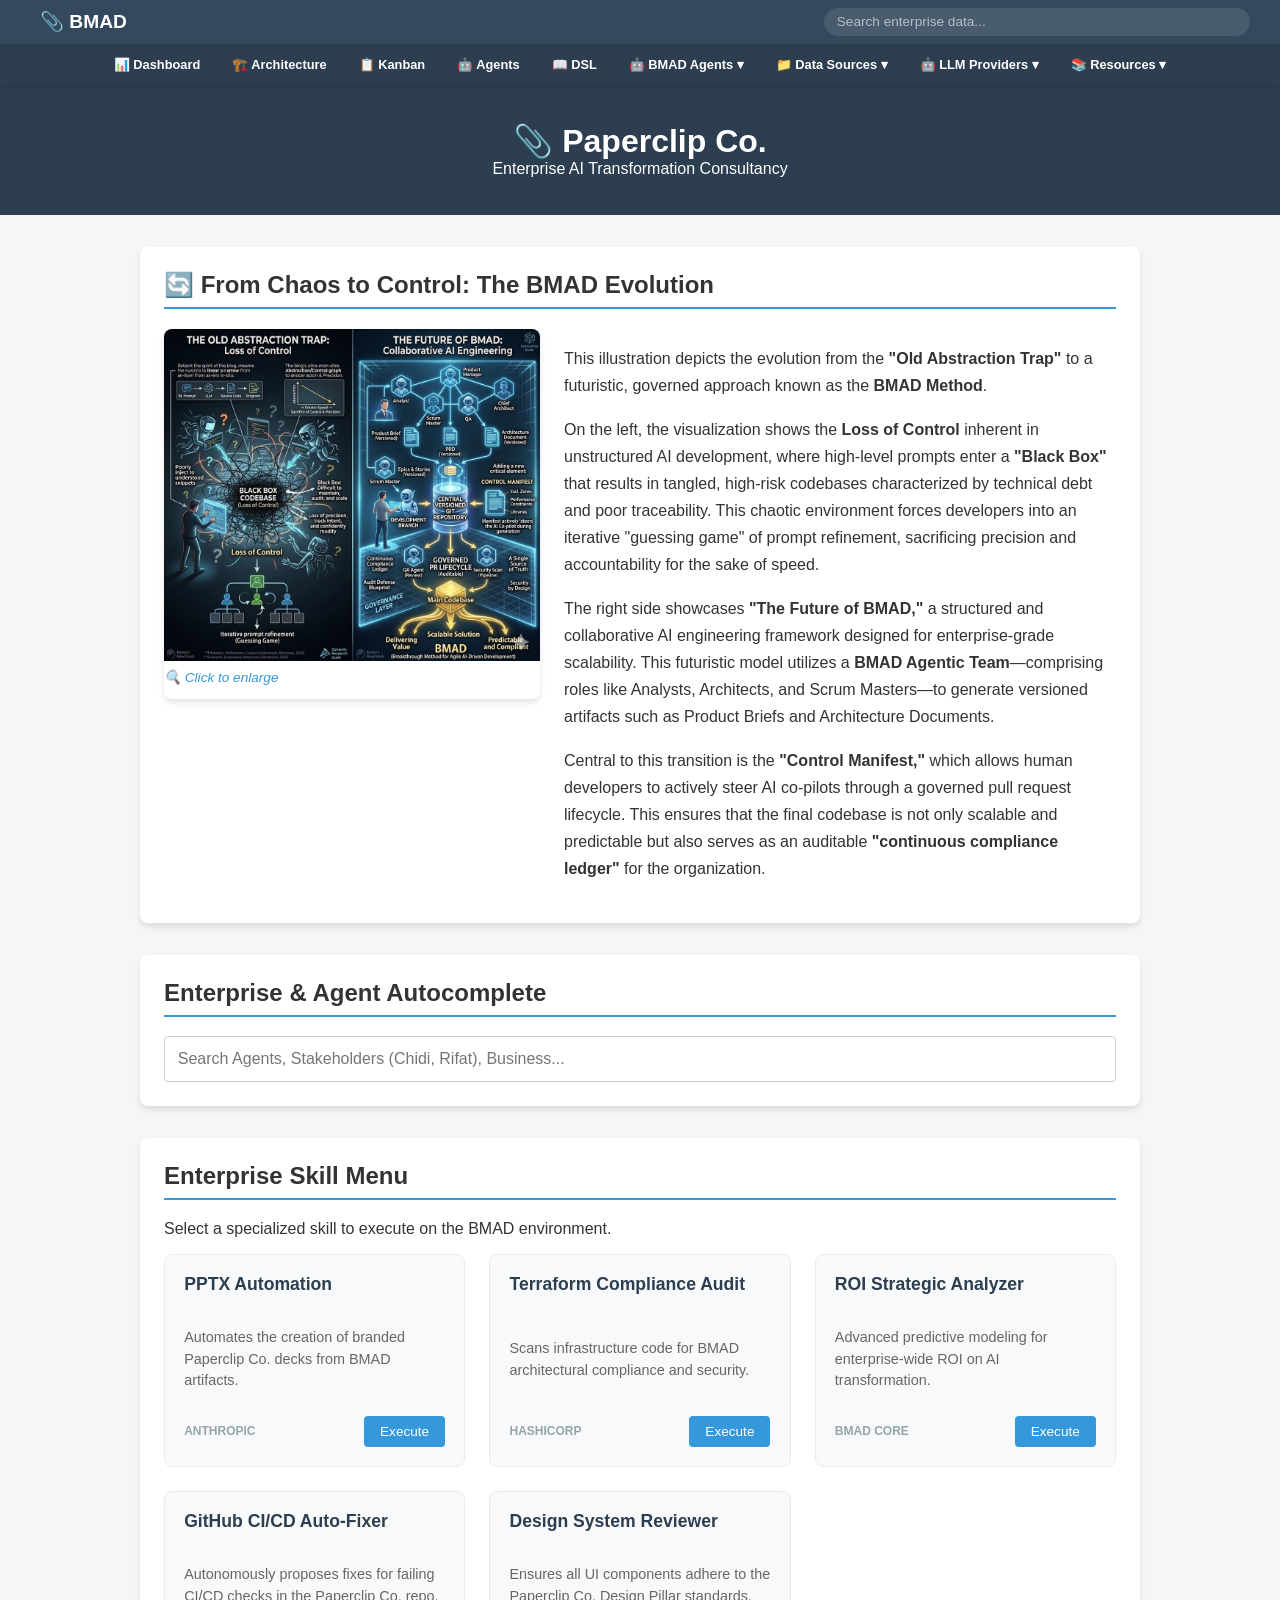
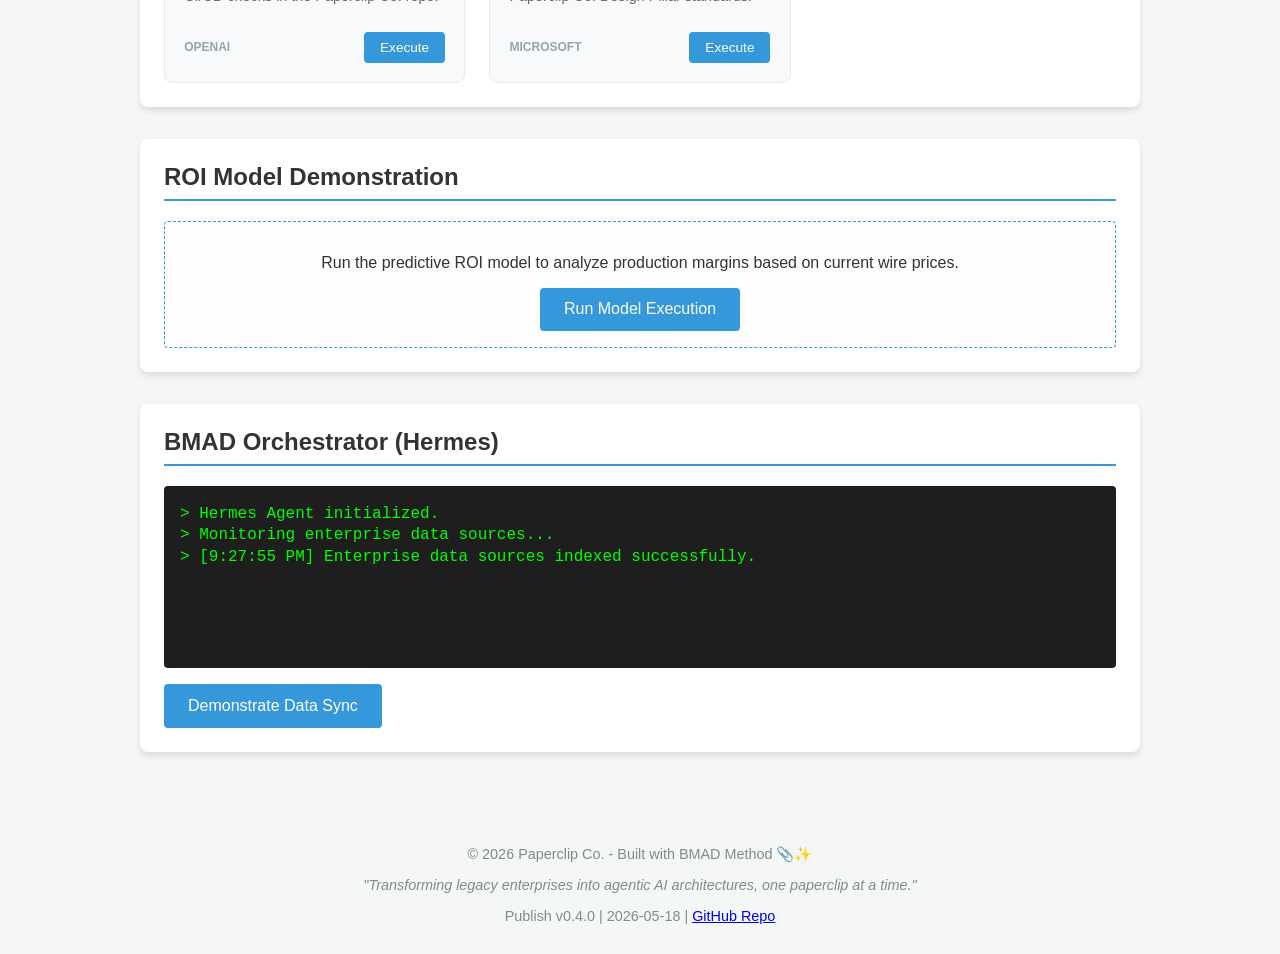
<file: index.html>
<!DOCTYPE html>
<html lang="en">
<head>
    <meta charset="UTF-8">
    <meta name="viewport" content="width=device-width, initial-scale=1.0">
    <title>Paperclip Co - Enterprise BMAD Dashboard</title>
    <link rel="stylesheet" href="styles/style.css">
    <link rel="icon" href="assets/favicon.svg" type="image/svg+xml">
</head>
<body>
    <!-- Shared Menu -->
    <div id="shared-menu"></div>
    <script src="src/menu.js"></script>

    <header>
        <h1>📎 Paperclip Co. <span class="subtitle">Enterprise AI Transformation Consultancy</span></h1>
    </header>
    
    <main>
        <section id="bmad-visual-section">
            <h2>🔄 From Chaos to Control: The BMAD Evolution</h2>
            <div class="bmad-visual">
                <div class="bmad-visual-thumb" onclick="openModal()">
                    <img src="assets/bmad_before_after.jpeg" alt="BMAD Before and After - Old Abstraction Trap vs Future of BMAD">
                    <p class="click-hint">🔍 Click to enlarge</p>
                </div>
                <div class="bmad-visual-text">
                    <p>
                        This illustration depicts the evolution from the <strong>"Old Abstraction Trap"</strong> to a futuristic, governed approach known as the <strong>BMAD Method</strong>.
                    </p>
                    <p>
                        On the left, the visualization shows the <strong>Loss of Control</strong> inherent in unstructured AI development, where high-level prompts enter a <strong>"Black Box"</strong> that results in tangled, high-risk codebases characterized by technical debt and poor traceability. This chaotic environment forces developers into an iterative "guessing game" of prompt refinement, sacrificing precision and accountability for the sake of speed.
                    </p>
                    <p>
                        The right side showcases <strong>"The Future of BMAD,"</strong> a structured and collaborative AI engineering framework designed for enterprise-grade scalability. This futuristic model utilizes a <strong>BMAD Agentic Team</strong>—comprising roles like Analysts, Architects, and Scrum Masters—to generate versioned artifacts such as Product Briefs and Architecture Documents.
                    </p>
                    <p>
                        Central to this transition is the <strong>"Control Manifest,"</strong> which allows human developers to actively steer AI co-pilots through a governed pull request lifecycle. This ensures that the final codebase is not only scalable and predictable but also serves as an auditable <strong>"continuous compliance ledger"</strong> for the organization.
                    </p>
                </div>
            </div>
        </section>

        <section id="search-section">
            <h2>Enterprise & Agent Autocomplete</h2>
            <div class="search-container">
                <input type="text" id="autocomplete-input" placeholder="Search Agents, Stakeholders (Chidi, Rifat), Business...">
                <div id="autocomplete-results" class="results-dropdown"></div>
            </div>
        </section>

        <section id="skill-menu-section">
            <h2>Enterprise Skill Menu</h2>
            <p>Select a specialized skill to execute on the BMAD environment.</p>
            <div id="skill-menu" class="skill-grid">
                <!-- Skills will be loaded here -->
            </div>
        </section>

        <section id="model-demonstration">
            <h2>ROI Model Demonstration</h2>
            <div class="model-box">
                <p>Run the predictive ROI model to analyze production margins based on current wire prices.</p>
                <button onclick="window.runROIModel()">Run Model Execution</button>
            </div>
        </section>

        <section id="hermes-agent">
            <h2>BMAD Orchestrator (Hermes)</h2>
            <div class="agent-console" id="agent-console">
                <p class="system-msg">> Hermes Agent initialized.</p>
                <p class="system-msg">> Monitoring enterprise data sources...</p>
            </div>
            <button id="demonstrate-btn">Demonstrate Data Sync</button>
        </section>

    </main>

    <!-- Image Modal -->
    <div id="image-modal" class="modal-overlay" onclick="closeModal(event)">
        <div class="modal-content">
            <button class="modal-close" onclick="closeModal(event)">&times;</button>
            <img src="assets/bmad_before_after.jpeg" alt="BMAD Before and After - Full Size">
        </div>
    </div>

    <footer>
        <p>&copy; 2026 Paperclip Co. - Built with BMAD Method 📎✨</p>
        <p><em>"Transforming legacy enterprises into agentic AI architectures, one paperclip at a time."</em></p>
        <p class="footer-meta">Publish v0.4.0 | 2026-05-18 | <a href="https://github.com/rifaterdemsahin/bmad" target="_blank">GitHub Repo</a></p>
    </footer>

    <script src="src/app.js"></script>
    <script>
        function openModal() {
            document.getElementById('image-modal').classList.add('active');
            document.body.style.overflow = 'hidden';
        }
        function closeModal(event) {
            if (event.target.classList.contains('modal-overlay') || event.target.classList.contains('modal-close')) {
                document.getElementById('image-modal').classList.remove('active');
                document.body.style.overflow = '';
            }
        }
        document.addEventListener('keydown', function(event) {
            if (event.key === 'Escape') {
                document.getElementById('image-modal').classList.remove('active');
                document.body.style.overflow = '';
            }
        });
    </script>
</body>
</html>
</file>
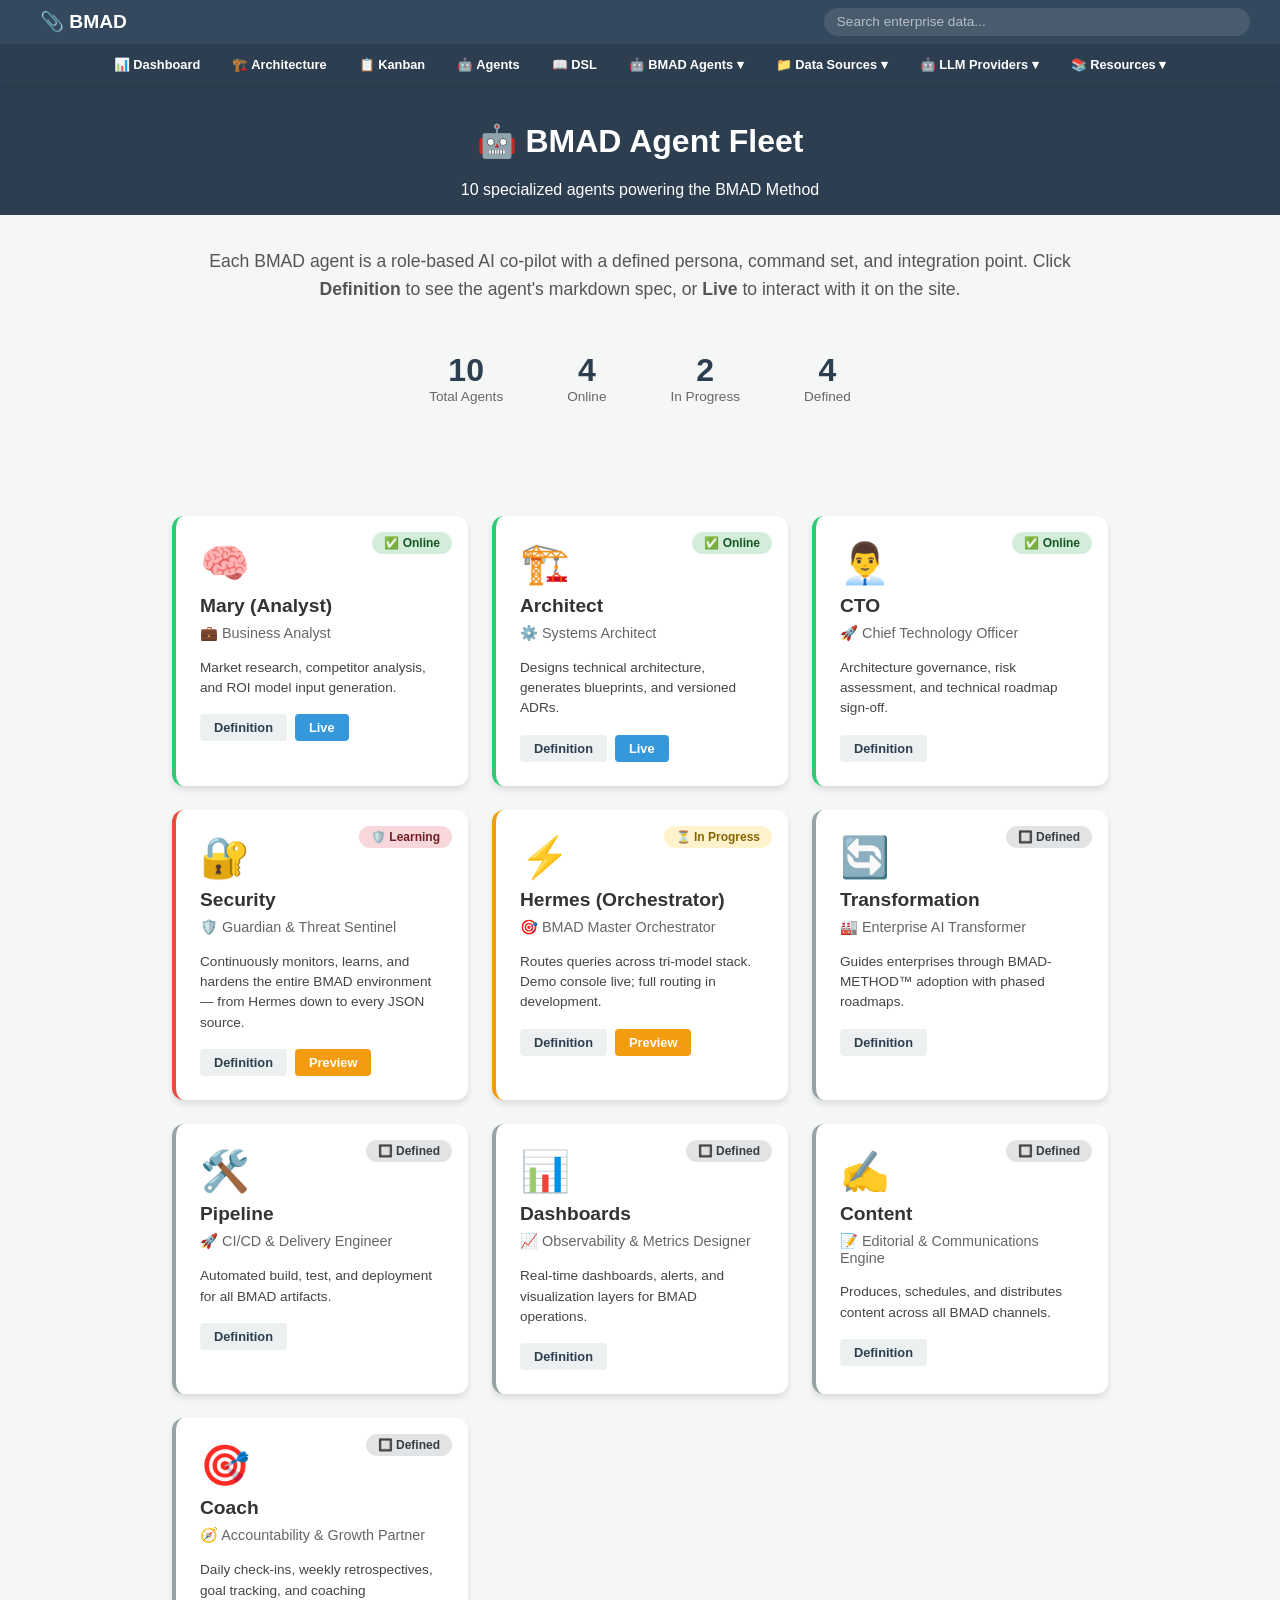
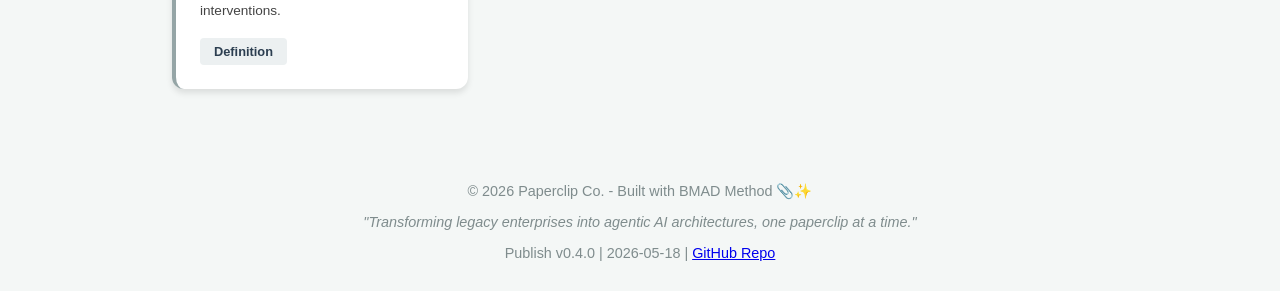
<file: agents.html>
<!DOCTYPE html>
<html lang="en">
<head>
    <meta charset="UTF-8">
    <meta name="viewport" content="width=device-width, initial-scale=1.0">
    <title>BMAD Agents — Paperclip Co.</title>
    <link rel="stylesheet" href="styles/style.css">
    <link rel="icon" href="assets/favicon.svg" type="image/svg+xml">
    <style>
        .agents-grid {
            display: grid;
            grid-template-columns: repeat(auto-fit, minmax(280px, 1fr));
            gap: 1.5rem;
            padding: 2rem;
            max-width: 1200px;
            margin: 0 auto;
        }
        .agent-card {
            background: white;
            border-radius: 12px;
            padding: 1.5rem;
            box-shadow: 0 4px 6px rgba(0,0,0,0.1);
            transition: transform 0.2s, box-shadow 0.2s;
            border-left: 4px solid #3498db;
            position: relative;
        }
        .agent-card:hover {
            transform: translateY(-4px);
            box-shadow: 0 8px 16px rgba(0,0,0,0.15);
        }
        .agent-card.online { border-left-color: #2ecc71; }
        .agent-card.progress { border-left-color: #f39c12; }
        .agent-card.defined { border-left-color: #95a5a6; }
        .agent-card.security { border-left-color: #e74c3c; }

        .agent-status {
            position: absolute;
            top: 1rem;
            right: 1rem;
            padding: 4px 12px;
            border-radius: 20px;
            font-size: 0.75rem;
            font-weight: bold;
        }
        .status-online { background: #d4edda; color: #155724; }
        .status-progress { background: #fff3cd; color: #856404; }
        .status-defined { background: #e2e3e5; color: #383d41; }

        .agent-icon {
            font-size: 2.5rem;
            margin-bottom: 0.5rem;
        }
        .agent-card h3 {
            margin: 0 0 0.5rem 0;
            font-size: 1.2rem;
        }
        .agent-card .role {
            color: #666;
            font-size: 0.9rem;
            margin-bottom: 1rem;
        }
        .agent-card .desc {
            font-size: 0.85rem;
            color: #444;
            margin-bottom: 1rem;
            line-height: 1.5;
        }
        .agent-links {
            display: flex;
            gap: 0.5rem;
        }
        .agent-links a {
            padding: 6px 14px;
            border-radius: 4px;
            text-decoration: none;
            font-size: 0.8rem;
            font-weight: 600;
            transition: background 0.2s;
        }
        .link-doc {
            background: #ecf0f1;
            color: #2c3e50;
        }
        .link-doc:hover {
            background: #d5dbdb;
        }
        .link-live {
            background: #3498db;
            color: white;
        }
        .link-live:hover {
            background: #2980b9;
        }
        .link-preview {
            background: #f39c12;
            color: white;
        }
        .link-preview:hover {
            background: #e67e22;
        }

        header {
            background-color: #2c3e50;
            color: white;
            padding: 1rem 2rem;
            text-align: center;
        }
        .subtitle {
            font-weight: 300;
            font-size: 1rem;
            display: block;
        }
        .intro {
            max-width: 900px;
            margin: 2rem auto;
            padding: 0 2rem;
            text-align: center;
        }
        .intro p {
            font-size: 1.1rem;
            color: #555;
            line-height: 1.6;
        }
        .stats-bar {
            display: flex;
            justify-content: center;
            gap: 2rem;
            margin: 2rem 0;
            flex-wrap: wrap;
        }
        .stat {
            text-align: center;
            padding: 1rem;
        }
        .stat-number {
            font-size: 2rem;
            font-weight: bold;
            color: #2c3e50;
        }
        .stat-label {
            font-size: 0.85rem;
            color: #666;
        }
    </style>
</head>
<body>
    <!-- Shared Menu -->
    <div id="shared-menu"></div>
    <script src="src/menu.js"></script>

    <header>
        <h1>🤖 BMAD Agent Fleet</h1>
        <span class="subtitle">10 specialized agents powering the BMAD Method</span>
    </header>

    <div class="intro">
        <p>Each BMAD agent is a role-based AI co-pilot with a defined persona, command set, and integration point. Click <strong>Definition</strong> to see the agent's markdown spec, or <strong>Live</strong> to interact with it on the site.</p>
        <div class="stats-bar">
            <div class="stat">
                <div class="stat-number">10</div>
                <div class="stat-label">Total Agents</div>
            </div>
            <div class="stat">
                <div class="stat-number">4</div>
                <div class="stat-label">Online</div>
            </div>
            <div class="stat">
                <div class="stat-number">2</div>
                <div class="stat-label">In Progress</div>
            </div>
            <div class="stat">
                <div class="stat-number">4</div>
                <div class="stat-label">Defined</div>
            </div>
        </div>
    </div>

    <main>
        <div class="agents-grid">
            <!-- Online Agents -->
            <div class="agent-card online">
                <span class="agent-status status-online">✅ Online</span>
                <div class="agent-icon">🧠</div>
                <h3>Mary (Analyst)</h3>
                <div class="role">💼 Business Analyst</div>
                <div class="desc">Market research, competitor analysis, and ROI model input generation.</div>
                <div class="agent-links">
                    <a class="link-doc" href="markdown-renderer.html?file=.bmad-core/agents/analyst.md">Definition</a>
                    <a class="link-live" href="index.html">Live</a>
                </div>
            </div>

            <div class="agent-card online">
                <span class="agent-status status-online">✅ Online</span>
                <div class="agent-icon">🏗️</div>
                <h3>Architect</h3>
                <div class="role">⚙️ Systems Architect</div>
                <div class="desc">Designs technical architecture, generates blueprints, and versioned ADRs.</div>
                <div class="agent-links">
                    <a class="link-doc" href="markdown-renderer.html?file=.bmad-core/agents/architect.md">Definition</a>
                    <a class="link-live" href="index.html">Live</a>
                </div>
            </div>

            <div class="agent-card online">
                <span class="agent-status status-online">✅ Online</span>
                <div class="agent-icon">👨‍💼</div>
                <h3>CTO</h3>
                <div class="role">🚀 Chief Technology Officer</div>
                <div class="desc">Architecture governance, risk assessment, and technical roadmap sign-off.</div>
                <div class="agent-links">
                    <a class="link-doc" href="markdown-renderer.html?file=.bmad-core/agents/cto.md">Definition</a>
                </div>
            </div>

            <div class="agent-card security">
                <span class="agent-status" style="background:#f8d7da; color:#721c24;">🛡️ Learning</span>
                <div class="agent-icon">🔐</div>
                <h3>Security</h3>
                <div class="role">🛡️ Guardian & Threat Sentinel</div>
                <div class="desc">Continuously monitors, learns, and hardens the entire BMAD environment — from Hermes down to every JSON source.</div>
                <div class="agent-links">
                    <a class="link-doc" href="markdown-renderer.html?file=.bmad-core/agents/security.md">Definition</a>
                    <a class="link-preview" href="index.html#hermes-agent">Preview</a>
                </div>
            </div>

            <!-- In Progress -->
            <div class="agent-card progress">
                <span class="agent-status status-progress">⏳ In Progress</span>
                <div class="agent-icon">⚡</div>
                <h3>Hermes (Orchestrator)</h3>
                <div class="role">🎯 BMAD Master Orchestrator</div>
                <div class="desc">Routes queries across tri-model stack. Demo console live; full routing in development.</div>
                <div class="agent-links">
                    <a class="link-doc" href="markdown-renderer.html?file=.bmad-core/agents/bmad-orchestrator.md">Definition</a>
                    <a class="link-preview" href="index.html#hermes-agent">Preview</a>
                </div>
            </div>

            <!-- Defined Agents -->
            <div class="agent-card defined">
                <span class="agent-status status-defined">🔲 Defined</span>
                <div class="agent-icon">🔄</div>
                <h3>Transformation</h3>
                <div class="role">🏭 Enterprise AI Transformer</div>
                <div class="desc">Guides enterprises through BMAD-METHOD™ adoption with phased roadmaps.</div>
                <div class="agent-links">
                    <a class="link-doc" href="markdown-renderer.html?file=.bmad-core/agents/transformation.md">Definition</a>
                </div>
            </div>

            <div class="agent-card defined">
                <span class="agent-status status-defined">🔲 Defined</span>
                <div class="agent-icon">🛠️</div>
                <h3>Pipeline</h3>
                <div class="role">🚀 CI/CD & Delivery Engineer</div>
                <div class="desc">Automated build, test, and deployment for all BMAD artifacts.</div>
                <div class="agent-links">
                    <a class="link-doc" href="markdown-renderer.html?file=.bmad-core/agents/pipeline.md">Definition</a>
                </div>
            </div>

            <div class="agent-card defined">
                <span class="agent-status status-defined">🔲 Defined</span>
                <div class="agent-icon">📊</div>
                <h3>Dashboards</h3>
                <div class="role">📈 Observability & Metrics Designer</div>
                <div class="desc">Real-time dashboards, alerts, and visualization layers for BMAD operations.</div>
                <div class="agent-links">
                    <a class="link-doc" href="markdown-renderer.html?file=.bmad-core/agents/dashboards.md">Definition</a>
                </div>
            </div>

            <div class="agent-card defined">
                <span class="agent-status status-defined">🔲 Defined</span>
                <div class="agent-icon">✍️</div>
                <h3>Content</h3>
                <div class="role">📝 Editorial & Communications Engine</div>
                <div class="desc">Produces, schedules, and distributes content across all BMAD channels.</div>
                <div class="agent-links">
                    <a class="link-doc" href="markdown-renderer.html?file=.bmad-core/agents/content.md">Definition</a>
                </div>
            </div>

            <div class="agent-card defined">
                <span class="agent-status status-defined">🔲 Defined</span>
                <div class="agent-icon">🎯</div>
                <h3>Coach</h3>
                <div class="role">🧭 Accountability & Growth Partner</div>
                <div class="desc">Daily check-ins, weekly retrospectives, goal tracking, and coaching interventions.</div>
                <div class="agent-links">
                    <a class="link-doc" href="markdown-renderer.html?file=.bmad-core/agents/coach.md">Definition</a>
                </div>
            </div>
        </div>
    </main>

    <footer>
        <p>&copy; 2026 Paperclip Co. - Built with BMAD Method 📎✨</p>
        <p><em>"Transforming legacy enterprises into agentic AI architectures, one paperclip at a time."</em></p>
        <p class="footer-meta">Publish v0.4.0 | 2026-05-18 | <a href="https://github.com/rifaterdemsahin/bmad" target="_blank">GitHub Repo</a></p>
    </footer>
</body>
</html>
</file>
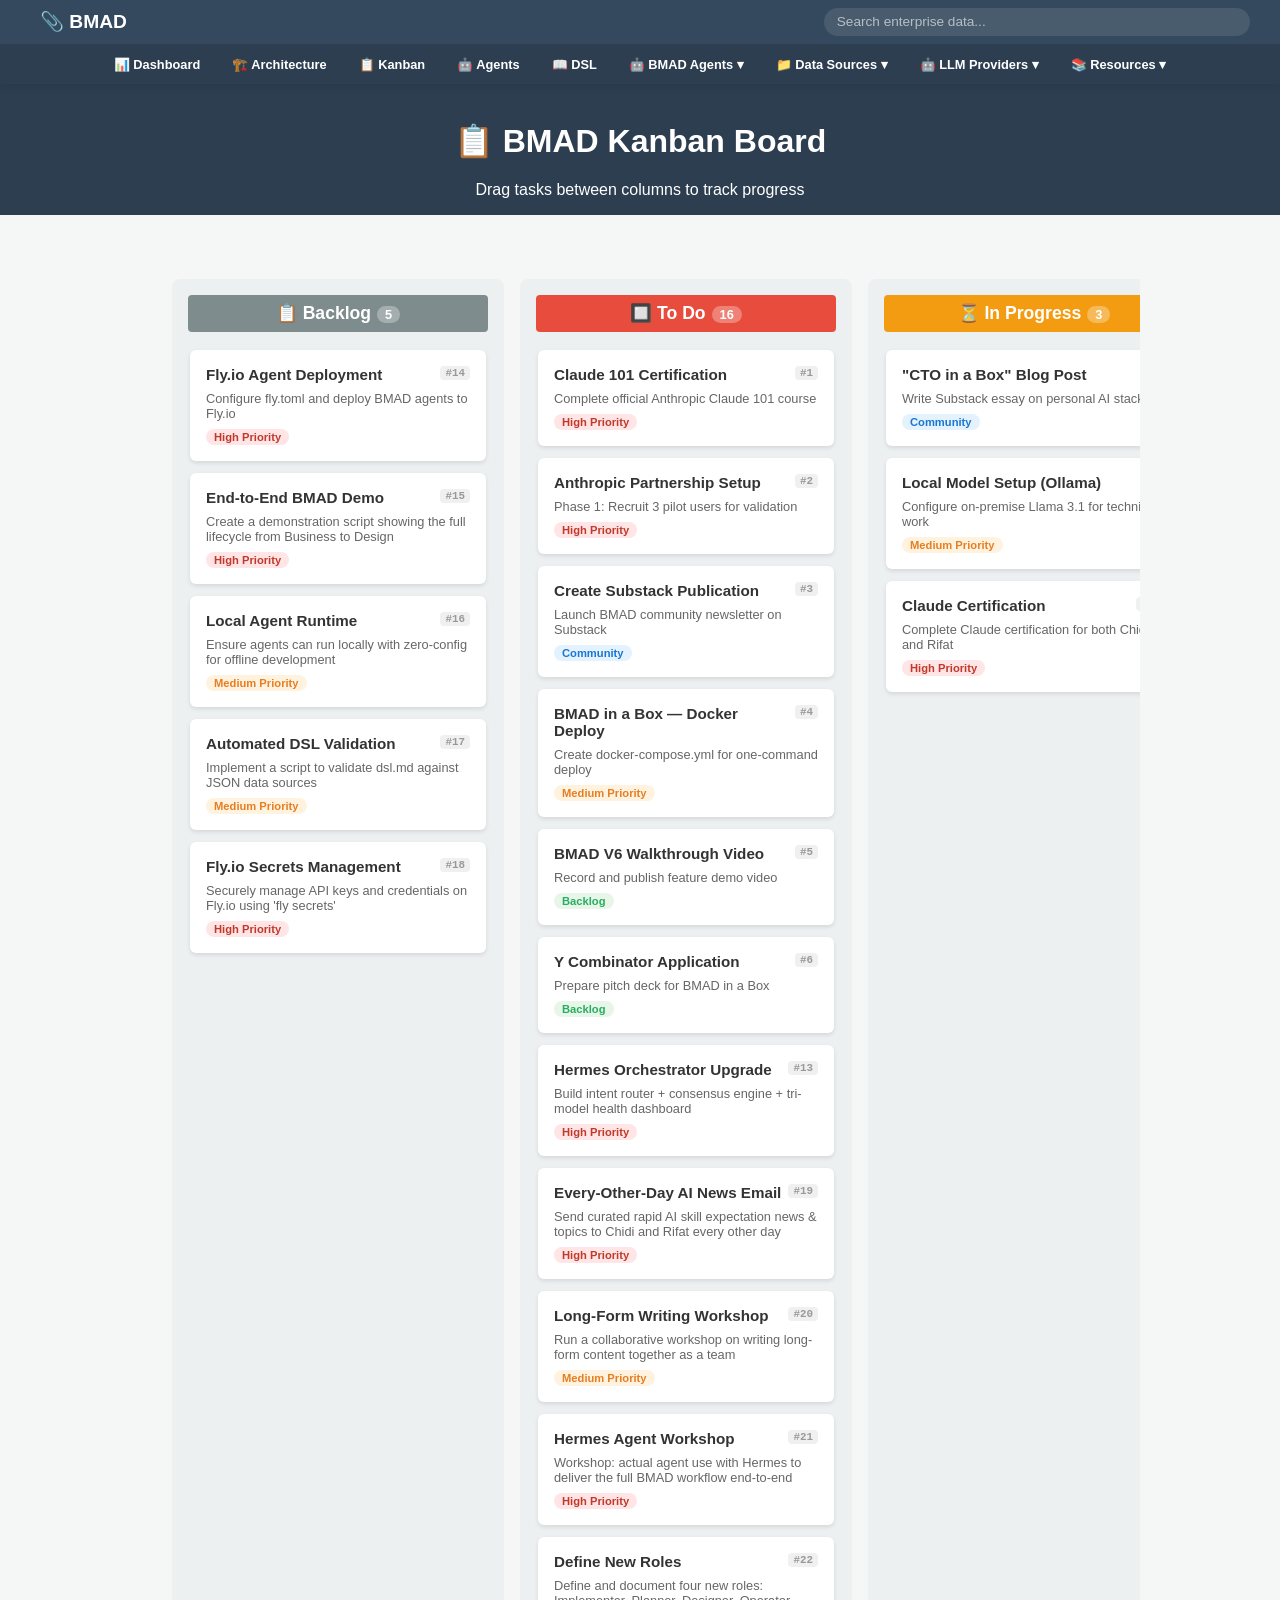
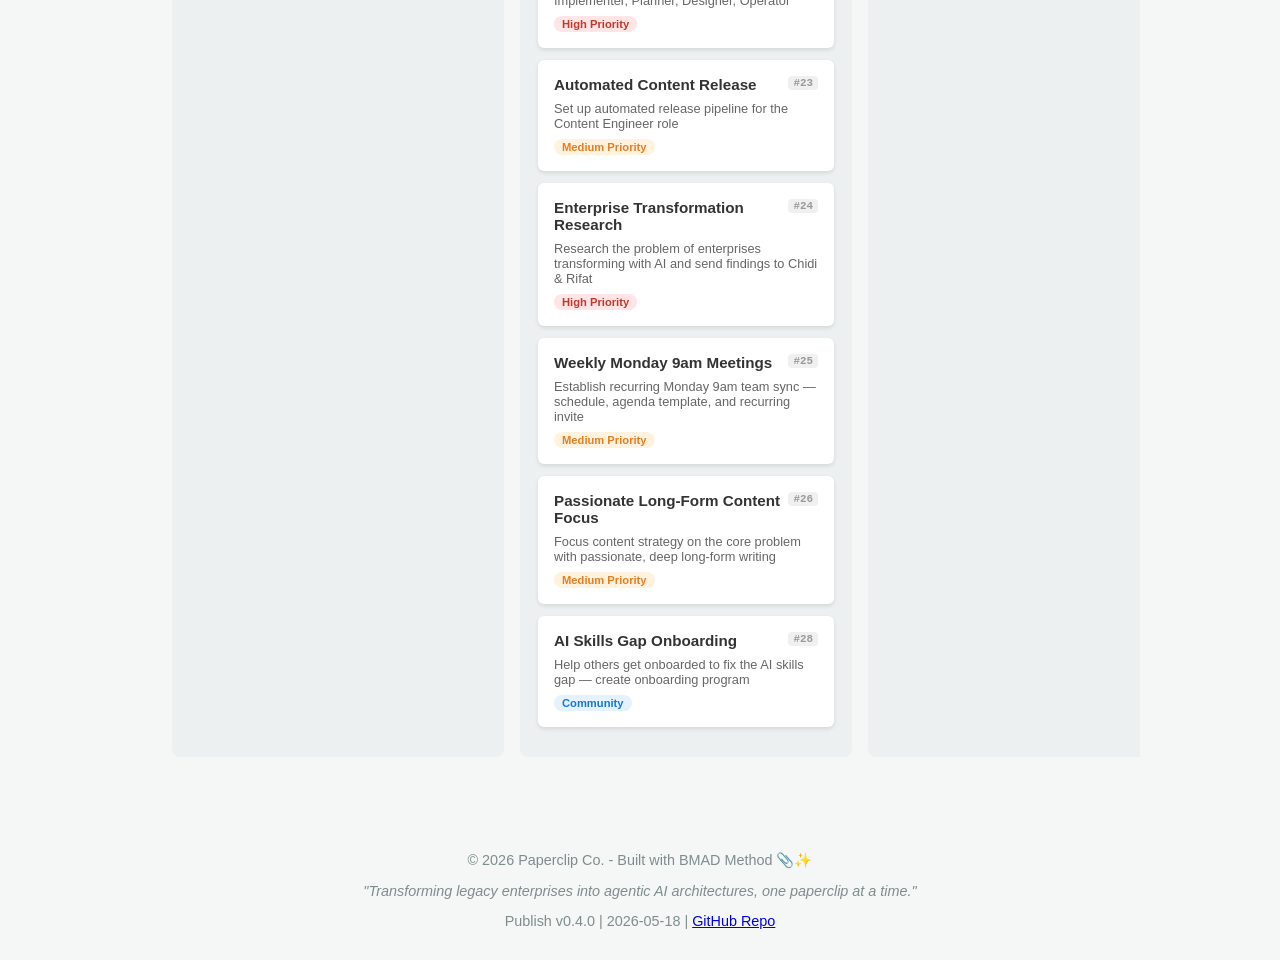
<file: kanban.html>
<!DOCTYPE html>
<html lang="en">
<head>
    <meta charset="UTF-8">
    <meta name="viewport" content="width=device-width, initial-scale=1.0">
    <title>Kanban Board - Paperclip Co.</title>
    <link rel="stylesheet" href="styles/style.css">
    <link rel="icon" href="assets/favicon.svg" type="image/svg+xml">
    <style>
        .kanban-board {
            display: flex;
            gap: 1rem;
            padding: 2rem;
            max-width: 1400px;
            margin: 0 auto;
            overflow-x: auto;
        }
        .kanban-column {
            flex: 1;
            min-width: 300px;
            background: #ecf0f1;
            border-radius: 8px;
            padding: 1rem;
            display: flex;
            flex-direction: column;
        }
        .kanban-column-header {
            font-weight: bold;
            font-size: 1.1rem;
            padding: 0.5rem;
            margin-bottom: 1rem;
            border-radius: 4px;
            text-align: center;
        }
        .column-backlog .kanban-column-header { background: #7f8c8d; color: white; }
        .column-todo .kanban-column-header { background: #e74c3c; color: white; }
        .column-progress .kanban-column-header { background: #f39c12; color: white; }
        .column-review .kanban-column-header { background: #3498db; color: white; }
        .column-done .kanban-column-header { background: #2ecc71; color: white; }

        .kanban-card {
            background: white;
            border-radius: 6px;
            padding: 1rem;
            margin-bottom: 0.75rem;
            box-shadow: 0 2px 4px rgba(0,0,0,0.1);
            cursor: grab;
            transition: transform 0.2s, box-shadow 0.2s;
        }
        .kanban-card:hover {
            transform: translateY(-2px);
            box-shadow: 0 4px 8px rgba(0,0,0,0.15);
        }
        .kanban-card.dragging {
            opacity: 0.5;
            cursor: grabbing;
        }
        .kanban-card h4 {
            margin: 0 0 0.5rem 0;
            font-size: 0.95rem;
        }
        .kanban-card p {
            margin: 0;
            font-size: 0.8rem;
            color: #666;
        }
        .kanban-card .tag {
            display: inline-block;
            padding: 2px 8px;
            border-radius: 12px;
            font-size: 0.7rem;
            margin-top: 0.5rem;
            font-weight: 600;
        }
        .tag-high { background: #ffe5e5; color: #c0392b; }
        .tag-medium { background: #fff3e0; color: #e67e22; }
        .tag-low { background: #e8f5e9; color: #27ae60; }
        .tag-community { background: #e3f2fd; color: #1976d2; }

        .kanban-drop-zone {
            min-height: 100px;
            border: 2px dashed transparent;
            border-radius: 4px;
            transition: border-color 0.2s;
        }
        .kanban-drop-zone.drag-over {
            border-color: #3498db;
            background: #f0f8ff;
        }
        .task-id-badge {
            float: right;
            font-size: 0.68rem;
            font-weight: 700;
            color: #999;
            background: #f0f0f0;
            border-radius: 4px;
            padding: 1px 5px;
            margin-left: 6px;
            font-family: monospace;
        }
        .column-count {
            display: inline-block;
            background: rgba(255,255,255,0.3);
            border-radius: 12px;
            font-size: 0.8rem;
            padding: 1px 8px;
            margin-left: 6px;
            font-weight: 600;
        }

        header {
            background-color: #2c3e50;
            color: white;
            padding: 1rem 2rem;
            text-align: center;
        }
        .subtitle {
            font-weight: 300;
            font-size: 1rem;
            display: block;
        }
    </style>
</head>
<body>
    <!-- Shared Menu -->
    <div id="shared-menu"></div>
    <script src="src/menu.js"></script>

    <header>
        <h1>📋 BMAD Kanban Board</h1>
        <span class="subtitle">Drag tasks between columns to track progress</span>
    </header>

    <main>
        <div class="kanban-board">
            <!-- Backlog Column -->
            <div class="kanban-column column-backlog">
                <div class="kanban-column-header">📋 Backlog</div>
                <div class="kanban-drop-zone" data-status="backlog">
                    <div class="kanban-card" draggable="true" data-task-id="14">
                        <h4>Fly.io Agent Deployment</h4>
                        <p>Configure fly.toml and deploy BMAD agents to Fly.io</p>
                        <span class="tag tag-high">High Priority</span>
                    </div>
                    <div class="kanban-card" draggable="true" data-task-id="15">
                        <h4>End-to-End BMAD Demo</h4>
                        <p>Create a demonstration script showing the full lifecycle from Business to Design</p>
                        <span class="tag tag-high">High Priority</span>
                    </div>
                    <div class="kanban-card" draggable="true" data-task-id="16">
                        <h4>Local Agent Runtime</h4>
                        <p>Ensure agents can run locally with zero-config for offline development</p>
                        <span class="tag tag-medium">Medium Priority</span>
                    </div>
                    <div class="kanban-card" draggable="true" data-task-id="17">
                        <h4>Automated DSL Validation</h4>
                        <p>Implement a script to validate dsl.md against JSON data sources</p>
                        <span class="tag tag-medium">Medium Priority</span>
                    </div>
                    <div class="kanban-card" draggable="true" data-task-id="18">
                        <h4>Fly.io Secrets Management</h4>
                        <p>Securely manage API keys and credentials on Fly.io using 'fly secrets'</p>
                        <span class="tag tag-high">High Priority</span>
                    </div>
                </div>
            </div>

            <!-- To Do Column -->
            <div class="kanban-column column-todo">
                <div class="kanban-column-header">🔲 To Do</div>
                <div class="kanban-drop-zone" data-status="todo">
                    <div class="kanban-card" draggable="true" data-task-id="1">
                        <h4>Claude 101 Certification</h4>
                        <p>Complete official Anthropic Claude 101 course</p>
                        <span class="tag tag-high">High Priority</span>
                    </div>
                    <div class="kanban-card" draggable="true" data-task-id="2">
                        <h4>Anthropic Partnership Setup</h4>
                        <p>Phase 1: Recruit 3 pilot users for validation</p>
                        <span class="tag tag-high">High Priority</span>
                    </div>
                    <div class="kanban-card" draggable="true" data-task-id="3">
                        <h4>Create Substack Publication</h4>
                        <p>Launch BMAD community newsletter on Substack</p>
                        <span class="tag tag-community">Community</span>
                    </div>
                    <div class="kanban-card" draggable="true" data-task-id="4">
                        <h4>BMAD in a Box — Docker Deploy</h4>
                        <p>Create docker-compose.yml for one-command deploy</p>
                        <span class="tag tag-medium">Medium Priority</span>
                    </div>
                    <div class="kanban-card" draggable="true" data-task-id="5">
                        <h4>BMAD V6 Walkthrough Video</h4>
                        <p>Record and publish feature demo video</p>
                        <span class="tag tag-low">Backlog</span>
                    </div>
                    <div class="kanban-card" draggable="true" data-task-id="6">
                        <h4>Y Combinator Application</h4>
                        <p>Prepare pitch deck for BMAD in a Box</p>
                        <span class="tag tag-low">Backlog</span>
                    </div>
                    <div class="kanban-card" draggable="true" data-task-id="13">
                        <h4>Hermes Orchestrator Upgrade</h4>
                        <p>Build intent router + consensus engine + tri-model health dashboard</p>
                        <span class="tag tag-high">High Priority</span>
                    </div>
                    <div class="kanban-card" draggable="true" data-task-id="19">
                        <h4>Every-Other-Day AI News Email</h4>
                        <p>Send curated rapid AI skill expectation news &amp; topics to Chidi and Rifat every other day</p>
                        <span class="tag tag-high">High Priority</span>
                    </div>
                    <div class="kanban-card" draggable="true" data-task-id="20">
                        <h4>Long-Form Writing Workshop</h4>
                        <p>Run a collaborative workshop on writing long-form content together as a team</p>
                        <span class="tag tag-medium">Medium Priority</span>
                    </div>
                    <div class="kanban-card" draggable="true" data-task-id="21">
                        <h4>Hermes Agent Workshop</h4>
                        <p>Workshop: actual agent use with Hermes to deliver the full BMAD workflow end-to-end</p>
                        <span class="tag tag-high">High Priority</span>
                    </div>
                    <div class="kanban-card" draggable="true" data-task-id="22">
                        <h4>Define New Roles</h4>
                        <p>Define and document four new roles: Implementer, Planner, Designer, Operator</p>
                        <span class="tag tag-high">High Priority</span>
                    </div>
                    <div class="kanban-card" draggable="true" data-task-id="23">
                        <h4>Automated Content Release</h4>
                        <p>Set up automated release pipeline for the Content Engineer role</p>
                        <span class="tag tag-medium">Medium Priority</span>
                    </div>
                    <div class="kanban-card" draggable="true" data-task-id="24">
                        <h4>Enterprise Transformation Research</h4>
                        <p>Research the problem of enterprises transforming with AI and send findings to Chidi &amp; Rifat</p>
                        <span class="tag tag-high">High Priority</span>
                    </div>
                    <div class="kanban-card" draggable="true" data-task-id="25">
                        <h4>Weekly Monday 9am Meetings</h4>
                        <p>Establish recurring Monday 9am team sync — schedule, agenda template, and recurring invite</p>
                        <span class="tag tag-medium">Medium Priority</span>
                    </div>
                    <div class="kanban-card" draggable="true" data-task-id="26">
                        <h4>Passionate Long-Form Content Focus</h4>
                        <p>Focus content strategy on the core problem with passionate, deep long-form writing</p>
                        <span class="tag tag-medium">Medium Priority</span>
                    </div>
                    <div class="kanban-card" draggable="true" data-task-id="28">
                        <h4>AI Skills Gap Onboarding</h4>
                        <p>Help others get onboarded to fix the AI skills gap — create onboarding program</p>
                        <span class="tag tag-community">Community</span>
                    </div>
                </div>
            </div>

            <!-- In Progress Column -->
            <div class="kanban-column column-progress">
                <div class="kanban-column-header">⏳ In Progress</div>
                <div class="kanban-drop-zone" data-status="progress">
                    <div class="kanban-card" draggable="true" data-task-id="7">
                        <h4>"CTO in a Box" Blog Post</h4>
                        <p>Write Substack essay on personal AI stack</p>
                        <span class="tag tag-community">Community</span>
                    </div>
                    <div class="kanban-card" draggable="true" data-task-id="8">
                        <h4>Local Model Setup (Ollama)</h4>
                        <p>Configure on-premise Llama 3.1 for technical work</p>
                        <span class="tag tag-medium">Medium Priority</span>
                    </div>
                    <div class="kanban-card" draggable="true" data-task-id="27">
                        <h4>Claude Certification</h4>
                        <p>Complete Claude certification for both Chidi and Rifat</p>
                        <span class="tag tag-high">High Priority</span>
                    </div>
                </div>
            </div>

            <!-- Review Column -->
            <div class="kanban-column column-review">
                <div class="kanban-column-header">👀 Review</div>
                <div class="kanban-drop-zone" data-status="review">
                    <div class="kanban-card" draggable="true" data-task-id="9">
                        <h4>Tri-Model Architecture Doc</h4>
                        <p>Review formula_model.md for accuracy</p>
                        <span class="tag tag-medium">Medium Priority</span>
                    </div>
                </div>
            </div>

            <!-- Done Column -->
            <div class="kanban-column column-done">
                <div class="kanban-column-header">✅ Done</div>
                <div class="kanban-drop-zone" data-status="done">
                    <div class="kanban-card" draggable="true" data-task-id="10">
                        <h4>BMAD V6 Summary</h4>
                        <p>Summarize YouTube video into formula_bmad.md</p>
                        <span class="tag tag-high">High Priority</span>
                    </div>
                    <div class="kanban-card" draggable="true" data-task-id="11">
                        <h4>Kanban Board</h4>
                        <p>Create interactive task board for BMAD team</p>
                        <span class="tag tag-high">High Priority</span>
                    </div>
                    <div class="kanban-card" draggable="true" data-task-id="12">
                        <h4>Shared Navigation Menu</h4>
                        <p>Extract menu into menu.js for all pages</p>
                        <span class="tag tag-medium">Medium Priority</span>
                    </div>
                </div>
            </div>
        </div>
    </main>

    <footer>
        <p>&copy; 2026 Paperclip Co. - Built with BMAD Method 📎✨</p>
        <p><em>"Transforming legacy enterprises into agentic AI architectures, one paperclip at a time."</em></p>
        <p class="footer-meta">Publish v0.4.0 | 2026-05-18 | <a href="https://github.com/rifaterdemsahin/bmad" target="_blank">GitHub Repo</a></p>
    </footer>

    <script>
        // Inject task ID badge into each card
        function injectTaskIds() {
            document.querySelectorAll('.kanban-card[data-task-id]').forEach(card => {
                if (!card.querySelector('.task-id-badge')) {
                    const id = card.getAttribute('data-task-id');
                    const badge = document.createElement('span');
                    badge.className = 'task-id-badge';
                    badge.textContent = '#' + id;
                    card.querySelector('h4').prepend(badge);
                }
            });
        }

        // Update column header counts
        function updateColumnCounts() {
            document.querySelectorAll('.kanban-column').forEach(col => {
                const header = col.querySelector('.kanban-column-header');
                const count = col.querySelectorAll('.kanban-card').length;
                const existing = header.querySelector('.column-count');
                if (existing) existing.remove();
                const badge = document.createElement('span');
                badge.className = 'column-count';
                badge.textContent = count;
                header.appendChild(badge);
            });
        }

        // Kanban Drag & Drop Logic
        const cards = document.querySelectorAll('.kanban-card');
        const dropZones = document.querySelectorAll('.kanban-drop-zone');

        cards.forEach(card => {
            card.addEventListener('dragstart', () => {
                card.classList.add('dragging');
            });
            card.addEventListener('dragend', () => {
                card.classList.remove('dragging');
                dropZones.forEach(zone => zone.classList.remove('drag-over'));
                updateColumnCounts();
            });
        });

        dropZones.forEach(zone => {
            zone.addEventListener('dragover', (e) => {
                e.preventDefault();
                zone.classList.add('drag-over');
            });
            zone.addEventListener('dragleave', () => {
                zone.classList.remove('drag-over');
            });
            zone.addEventListener('drop', (e) => {
                e.preventDefault();
                zone.classList.remove('drag-over');
                const draggingCard = document.querySelector('.dragging');
                if (draggingCard) {
                    zone.appendChild(draggingCard);
                }
            });
        });

        injectTaskIds();
        updateColumnCounts();
    </script>
</body>
</html>
</file>
<file: styles/style.css>
body {
    font-family: 'Segoe UI', Tahoma, Geneva, Verdana, sans-serif;
    background-color: #f4f7f6;
    color: #333;
    margin: 0;
    padding: 0;
}

.top-menu {
    background-color: #34495e;
    padding: 0;
    position: sticky;
    top: 0;
    z-index: 1001;
    box-shadow: 0 2px 10px rgba(0,0,0,0.1);
}

.menu-header {
    display: flex;
    align-items: center;
    justify-content: space-between;
    padding: 0.5rem 1rem;
    max-width: 1200px;
    margin: 0 auto;
}

.menu-logo {
    color: white;
    font-weight: 800;
    font-size: 1.2rem;
    margin-right: 1rem;
}

.menu-search-container {
    flex: 1;
    max-width: 400px;
    position: relative;
    margin: 0 1rem;
}

#menu-search-input {
    width: 100%;
    padding: 0.4rem 0.8rem;
    border-radius: 20px;
    border: none;
    font-size: 0.85rem;
    background: rgba(255,255,255,0.1);
    color: white;
    transition: background 0.3s;
}

#menu-search-input:focus {
    background: rgba(255,255,255,0.2);
    outline: none;
}

#menu-search-input::placeholder {
    color: rgba(255,255,255,0.6);
}

.menu-results-dropdown {
    position: absolute;
    top: 100%;
    left: 0;
    right: 0;
    background: white;
    border-radius: 0 0 8px 8px;
    box-shadow: 0 4px 12px rgba(0,0,0,0.2);
    margin-top: 5px;
    max-height: 300px;
    overflow-y: auto;
    display: none;
    z-index: 2000;
}

.menu-result-item {
    padding: 0.6rem 1rem;
    cursor: pointer;
    border-bottom: 1px solid #eee;
    color: #333;
}

.menu-result-item:hover {
    background: #f0f0f0;
}

.menu-items {
    list-style: none;
    margin: 0;
    padding: 0;
    display: flex;
    justify-content: center;
    background: #2c3e50;
    transition: max-height 0.3s ease-out;
}

.menu-items li {
    position: relative;
}

.menu-items a {
    color: white;
    text-decoration: none;
    font-weight: 600;
    font-size: 0.8rem;
    transition: background 0.2s;
    display: block;
    padding: 0.8rem 1rem;
}

.menu-items a:hover {
    background: #34495e;
    color: #3498db;
}

/* Dropdown Styles */
.dropdown-content {
    display: none;
    position: absolute;
    background-color: #2c3e50;
    min-width: 200px;
    box-shadow: 0px 8px 16px 0px rgba(0,0,0,0.2);
    z-index: 1;
    flex-direction: column;
}

.dropdown-content li {
    width: 100%;
}

.dropdown-content a {
    padding: 0.7rem 1rem;
    font-size: 0.75rem;
    border-bottom: 1px solid rgba(255,255,255,0.05);
}

.dropdown-header {
    padding: 0.5rem 1rem;
    font-size: 0.65rem;
    font-weight: 800;
    text-transform: uppercase;
    color: #3498db;
    background: rgba(0,0,0,0.1);
    pointer-events: none;
}

.dropdown:hover .dropdown-content {
    display: flex;
}

/* Hamburger Menu */
.menu-toggle {
    display: none;
    background: none;
    border: none;
    cursor: pointer;
    padding: 10px;
}

.hamburger {
    display: block;
    width: 24px;
    height: 2px;
    background: white;
    position: relative;
    transition: background 0.3s;
}

.hamburger::before, .hamburger::after {
    content: '';
    position: absolute;
    width: 24px;
    height: 2px;
    background: white;
    transition: transform 0.3s;
}

.hamburger::before { top: -8px; }
.hamburger::after { bottom: -8px; }

.menu-toggle.active .hamburger { background: transparent; }
.menu-toggle.active .hamburger::before { transform: rotate(45deg) translate(5px, 6px); }
.menu-toggle.active .hamburger::after { transform: rotate(-45deg) translate(5px, -6px); }

/* Responsive Styles */
@media (max-width: 768px) {
    .menu-header {
        width: 100%;
    }

    .menu-toggle {
        display: block;
    }

    .menu-items {
        display: none;
        flex-direction: column;
        width: 100%;
        background: #2c3e50;
        max-height: 0;
        overflow: hidden;
    }

    .menu-items.active {
        display: flex;
        max-height: 100vh;
        overflow-y: auto;
    }

    .menu-items li {
        width: 100%;
    }

    .dropdown-content {
        position: static;
        display: none;
        width: 100%;
        background: #34495e;
        box-shadow: none;
    }

    .dropdown.active .dropdown-content {
        display: flex;
    }

    .menu-search-container {
        max-width: none;
        margin: 0 0.5rem;
    }
}

.model-box {
    padding: 1rem;
    background: #fdfdfd;
    border: 1px dashed #3498db;
    border-radius: 4px;
    text-align: center;
}

header {
    background-color: #2c3e50;
    color: white;
    padding: 1rem 2rem;
    text-align: center;
}

.subtitle {
    font-weight: 300;
    font-size: 1rem;
    display: block;
}

main {
    padding: 2rem;
    max-width: 1000px;
    margin: 0 auto;
}

section {
    background: white;
    padding: 1.5rem;
    margin-bottom: 2rem;
    border-radius: 8px;
    box-shadow: 0 4px 6px rgba(0,0,0,0.1);
}

h2 {
    border-bottom: 2px solid #3498db;
    padding-bottom: 0.5rem;
    margin-top: 0;
}

.search-container {
    position: relative;
}

#autocomplete-input {
    width: 100%;
    padding: 0.8rem;
    font-size: 1rem;
    border: 1px solid #ccc;
    border-radius: 4px;
    box-sizing: border-box;
}

.results-dropdown {
    position: absolute;
    top: 100%;
    left: 0;
    right: 0;
    background: white;
    border: 1px solid #ccc;
    border-top: none;
    z-index: 1000;
    max-height: 200px;
    overflow-y: auto;
    display: none;
}

.result-item {
    padding: 0.8rem;
    cursor: pointer;
    border-bottom: 1px solid #eee;
}

.result-item:hover {
    background-color: #f0f0f0;
}

.result-category {
    font-size: 0.8rem;
    color: #3498db;
    text-transform: uppercase;
    margin-bottom: 0.2rem;
}

.agent-console {
    background-color: #1e1e1e;
    color: #00ff00;
    font-family: 'Courier New', Courier, monospace;
    padding: 1rem;
    border-radius: 4px;
    height: 150px;
    overflow-y: auto;
    margin-bottom: 1rem;
}

.system-msg {
    margin: 0.2rem 0;
}

button {
    background-color: #3498db;
    color: white;
    border: none;
    padding: 0.8rem 1.5rem;
    border-radius: 4px;
    cursor: pointer;
    font-size: 1rem;
}

button:hover {
    background-color: #2980b9;
}

.bmad-grid {
    display: grid;
    grid-template-columns: repeat(auto-fit, minmax(200px, 1fr));
    gap: 1.5rem;
}

.bmad-card {
    background: #ecf0f1;
    padding: 1rem;
    border-radius: 6px;
    text-align: center;
    transition: transform 0.2s;
}

.bmad-card:hover {
    transform: translateY(-5px);
}

footer {
    text-align: center;
    padding: 1rem;
    color: #7f8c8d;
    font-size: 0.9rem;
}

/* Modal Styles */
.modal-overlay {
    display: none;
    position: fixed;
    z-index: 2000;
    left: 0;
    top: 0;
    width: 100%;
    height: 100%;
    background-color: rgba(0, 0, 0, 0.85);
    justify-content: center;
    align-items: center;
    padding: 2rem;
    box-sizing: border-box;
}

.modal-overlay.active {
    display: flex;
}

.modal-content {
    position: relative;
    max-width: 90vw;
    max-height: 90vh;
    display: flex;
    flex-direction: column;
    align-items: center;
}

.modal-content img {
    max-width: 100%;
    max-height: 80vh;
    border-radius: 8px;
    box-shadow: 0 10px 30px rgba(0,0,0,0.5);
}

.modal-close {
    position: absolute;
    top: -40px;
    right: 0;
    color: white;
    font-size: 2rem;
    font-weight: bold;
    cursor: pointer;
    background: none;
    border: none;
    padding: 0;
    line-height: 1;
}

.modal-close:hover {
    color: #e74c3c;
}

.bmad-visual {
    display: flex;
    flex-wrap: wrap;
    gap: 1.5rem;
    align-items: flex-start;
}

.bmad-visual-thumb {
    flex: 1 1 300px;
    cursor: pointer;
    transition: transform 0.2s, box-shadow 0.2s;
    border-radius: 8px;
    overflow: hidden;
    box-shadow: 0 4px 6px rgba(0,0,0,0.1);
}

.bmad-visual-thumb:hover {
    transform: scale(1.02);
    box-shadow: 0 8px 16px rgba(0,0,0,0.2);
}

.bmad-visual-thumb img {
    width: 100%;
    display: block;
}

.bmad-visual-text {
    flex: 2 1 400px;
}

.bmad-visual-text p {
    line-height: 1.7;
    margin-bottom: 1rem;
}

.click-hint {
    font-size: 0.85rem;
    color: #3498db;
    margin-top: 0.5rem;
    font-style: italic;
}

/* Skill Menu Styles */
.skill-grid {
    display: grid;
    grid-template-columns: repeat(auto-fit, minmax(280px, 1fr));
    gap: 1.5rem;
    margin-top: 1rem;
}

.skill-card {
    background: #f8f9fa;
    border: 1px solid #e9ecef;
    border-radius: 8px;
    padding: 1.2rem;
    display: flex;
    flex-direction: column;
    justify-content: space-between;
    transition: box-shadow 0.3s, border-color 0.3s;
}

.skill-card:hover {
    box-shadow: 0 4px 12px rgba(0,0,0,0.05);
    border-color: #3498db;
}

.skill-card h3 {
    margin-top: 0;
    font-size: 1.1rem;
    color: #2c3e50;
}

.skill-card p {
    font-size: 0.9rem;
    color: #666;
    line-height: 1.5;
    margin-bottom: 1.5rem;
}

.skill-footer {
    display: flex;
    justify-content: space-between;
    align-items: center;
}

.skill-footer span {
    font-size: 0.75rem;
    font-weight: 700;
    text-transform: uppercase;
    color: #95a5a6;
}

.skill-footer button {
    padding: 0.5rem 1rem;
    font-size: 0.85rem;
}
</file>
